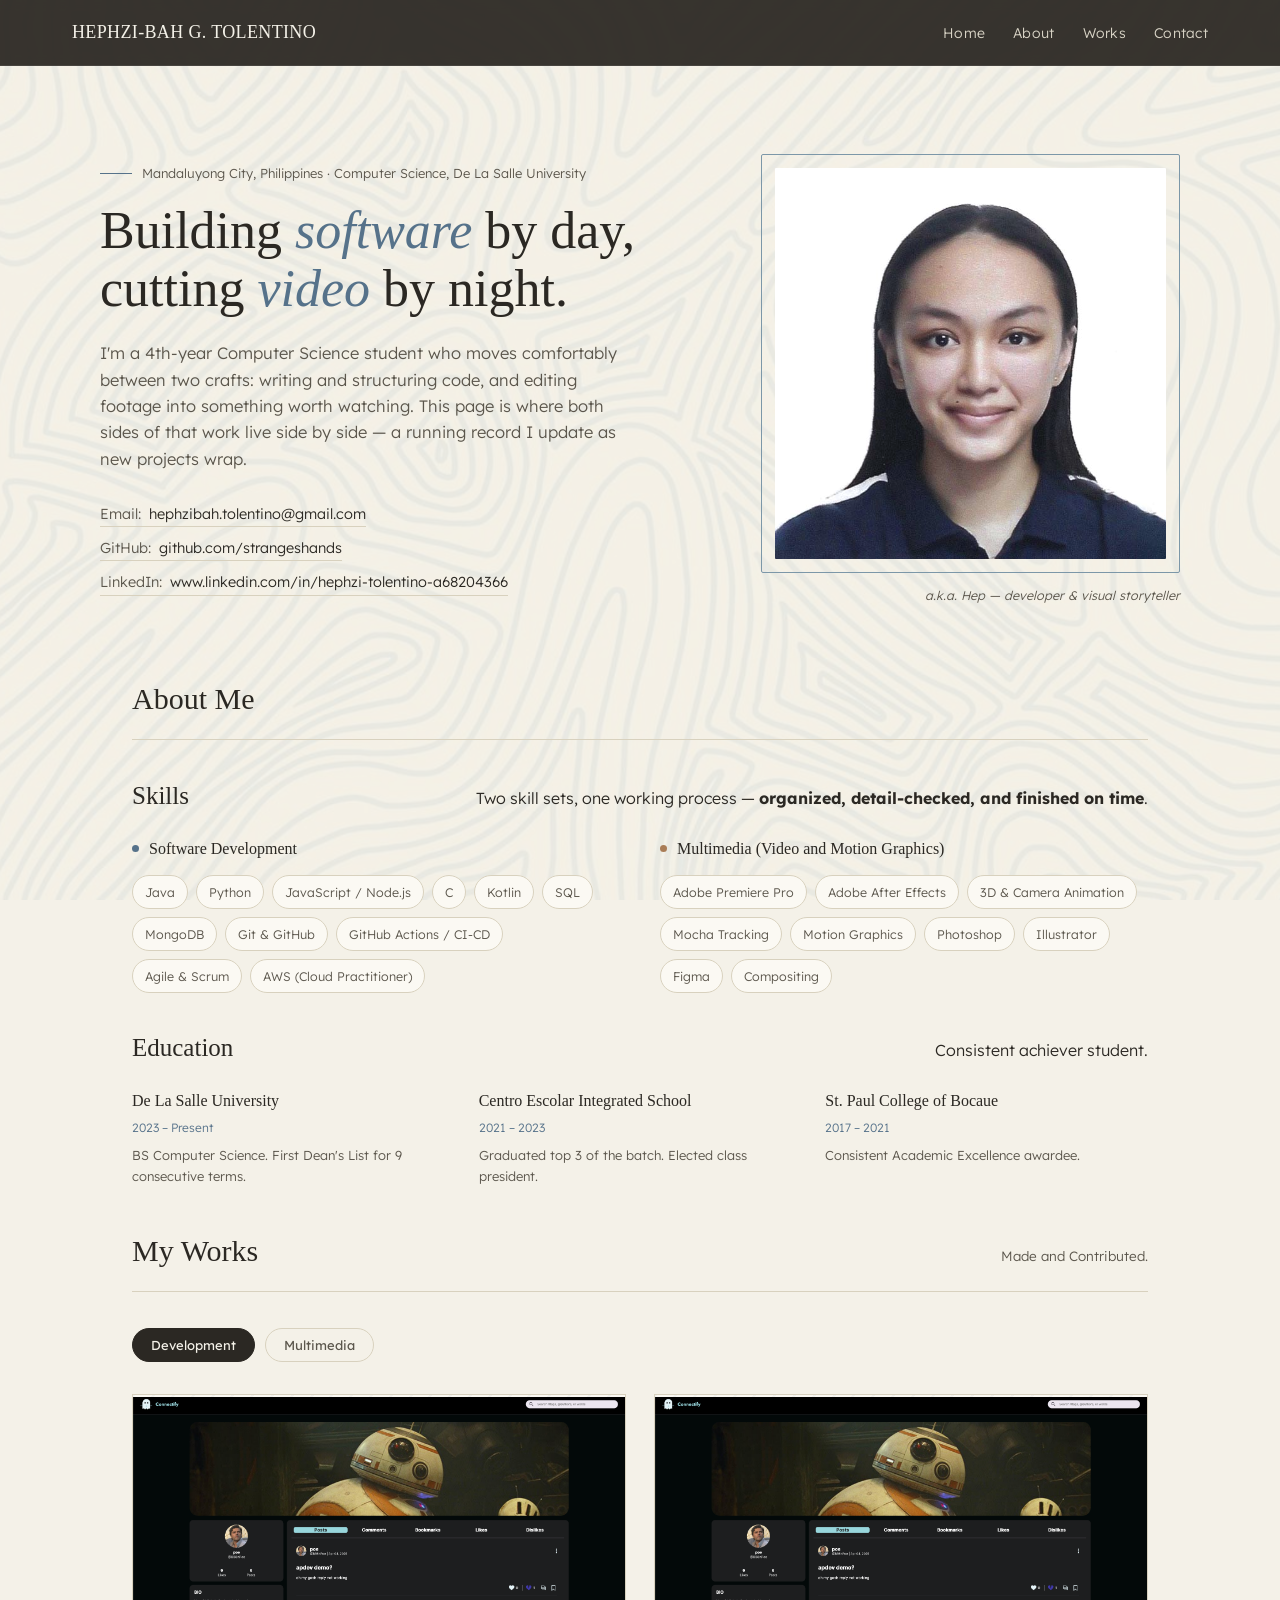
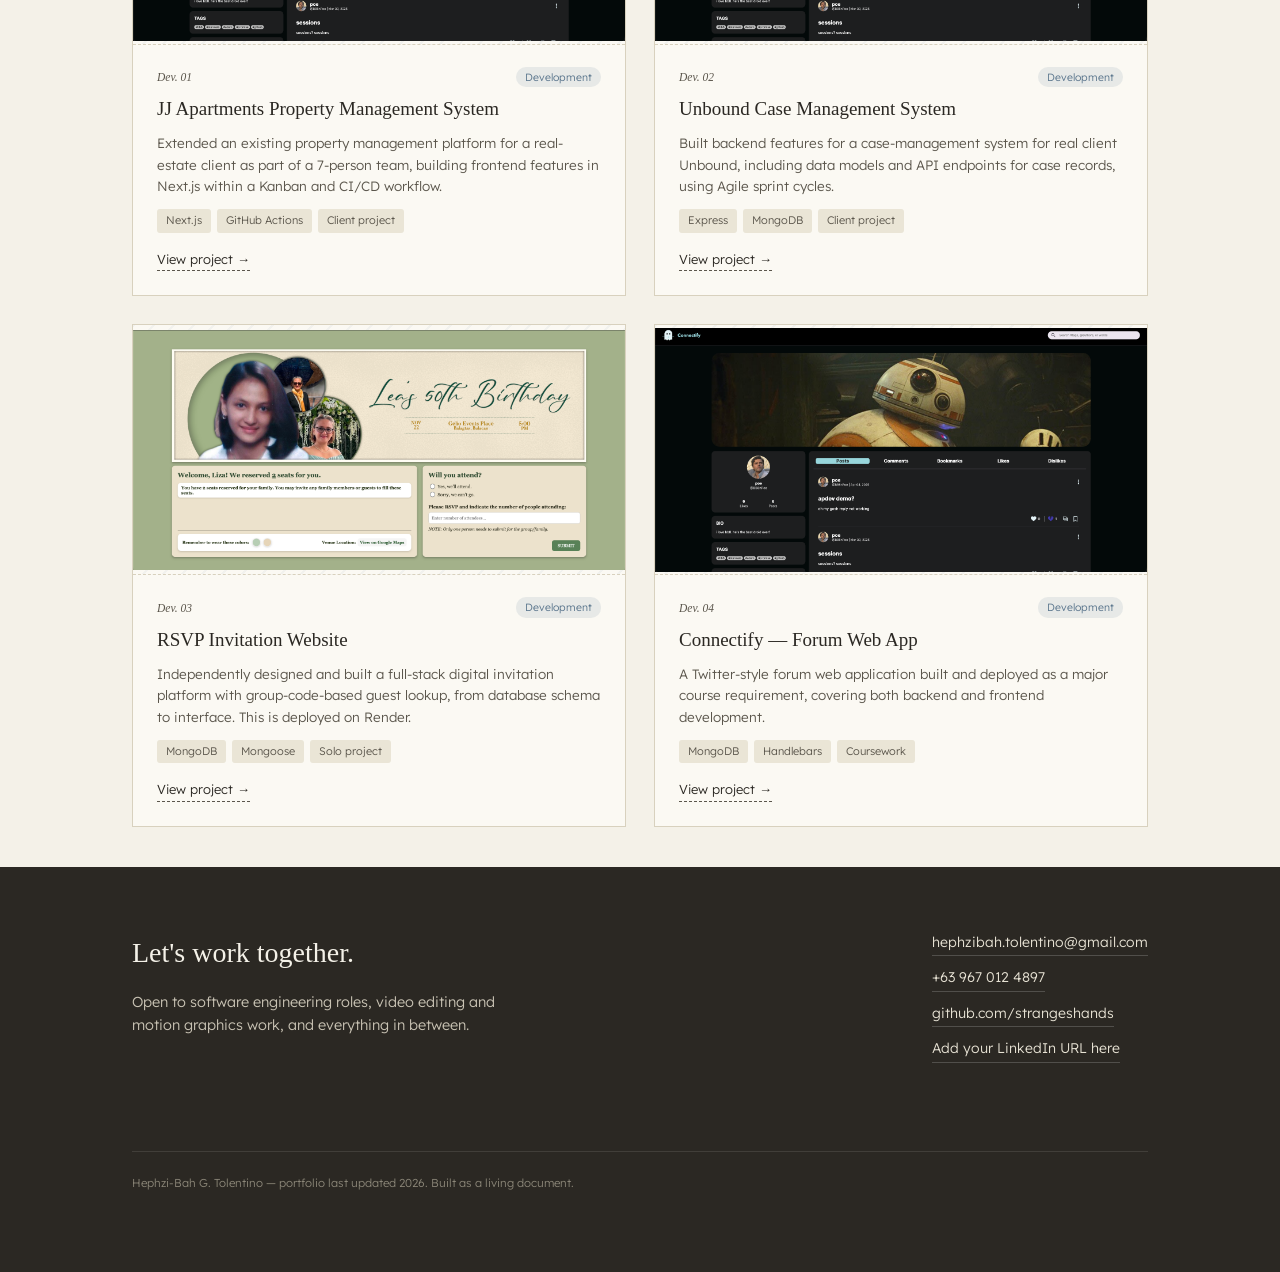
<file: index.html>
<!doctype html>
<html lang="en">
    <head>
        <meta charset="UTF-8" />
        <meta name="viewport" content="width=device-width, initial-scale=1.0" />
        <title>Hephzi-Bah Tolentino — Portfolio</title>
        <link rel="preconnect" href="https://fonts.googleapis.com" />
        <link rel="preconnect" href="https://fonts.gstatic.com" crossorigin />
        <link
            href="https://fonts.googleapis.com/css2?family=Lexend:wght@300;400;500;600;700&display=swap"
            rel="stylesheet"
        />
        <link rel="stylesheet" href="./css/style.css" />
    </head>

    <body>
        <!-- ================= HEADER / DIRECTORY ================= -->
        <div id="header"></div>
        <script src="./script/load_header.js"></script>

        <!-- ================= HERO ================= -->
        <header class="hero wrap">
            <div class="hero-grid">
                <div>
                    <p class="eyebrow">
                        <span class="rule"></span> Mandaluyong City, Philippines
                        · Computer Science, De La Salle University
                    </p>
                    <h1>
                        Building <em>software</em> by day,<br />
                        cutting <em>video</em> by night.
                    </h1>
                    <p class="lede">
                        I'm a 4th-year Computer Science student who moves
                        comfortably between two crafts: writing and structuring
                        code, and editing footage into something worth watching.
                        This page is where both sides of that work live side by
                        side — a running record I update as new projects wrap.
                    </p>
                    <div class="hero-links">
                        <a href="mailto:hephzibah.tolentino@gmail.com"
                            ><span class="tag">Email:</span
                            >hephzibah.tolentino@gmail.com</a
                        >
                        <a
                            href="https://github.com/strangeshands"
                            target="_blank"
                            rel="noopener noreferrer"
                            ><span class="tag">GitHub:</span
                            >github.com/strangeshands</a
                        >
                        <a href="#"
                            ><span class="tag">LinkedIn:</span
                            >www.linkedin.com/in/hephzi-tolentino-a68204366</a
                        >
                    </div>
                </div>
                <div>
                    <div class="portrait-frame">
                        <img src="./image/hep-pfp.jpg" />
                    </div>
                    <p class="portrait-caption">
                        a.k.a. Hep — developer &amp; visual storyteller
                    </p>
                </div>
            </div>
        </header>

        <!-- ================= ABOUT / SKILLS ================= -->
        <section id="about" class="wrap">
            <div class="section-head">
                <h2>About Me</h2>
            </div>

            <div class="subsection-head">
                <h2>Skills</h2>
                <p class="note">
                    Two skill sets, one working process —
                    <b>organized, detail-checked, and finished on time</b>.
                </p>
            </div>

            <div class="about-grid">
                <div class="skill-col dev">
                    <h3><span class="dot"></span> Software Development</h3>
                    <ul>
                        <li>Java</li>
                        <li>Python</li>
                        <li>JavaScript / Node.js</li>
                        <li>C</li>
                        <li>Kotlin</li>
                        <li>SQL</li>
                        <li>MongoDB</li>
                        <li>Git &amp; GitHub</li>
                        <li>GitHub Actions / CI-CD</li>
                        <li>Agile &amp; Scrum</li>
                        <li>AWS (Cloud Practitioner)</li>
                    </ul>
                </div>
                <div class="skill-col mm">
                    <h3>
                        <span class="dot"></span> Multimedia (Video and Motion
                        Graphics)
                    </h3>
                    <ul>
                        <li>Adobe Premiere Pro</li>
                        <li>Adobe After Effects</li>
                        <li>3D &amp; Camera Animation</li>
                        <li>Mocha Tracking</li>
                        <li>Motion Graphics</li>
                        <li>Photoshop</li>
                        <li>Illustrator</li>
                        <li>Figma</li>
                        <li>Compositing</li>
                    </ul>
                </div>
            </div>

            <div class="subsection-head">
                <h2>Education</h2>
                <p class="note">Consistent achiever student.</p>
            </div>

            <div class="edu-strip">
                <div class="edu-item">
                    <h4>De La Salle University</h4>
                    <p class="years">2023 – Present</p>
                    <p>
                        BS Computer Science. First Dean's List for 9 consecutive
                        terms.
                    </p>
                </div>
                <div class="edu-item">
                    <h4>Centro Escolar Integrated School</h4>
                    <p class="years">2021 – 2023</p>
                    <p>
                        Graduated top 3 of the batch. Elected class president.
                    </p>
                </div>
                <div class="edu-item">
                    <h4>St. Paul College of Bocaue</h4>
                    <p class="years">2017 – 2021</p>
                    <p>Consistent Academic Excellence awardee.</p>
                </div>
            </div>
        </section>

        <!-- ================= WORKS ================= -->
        <section id="works" class="wrap">
            <div class="section-head">
                <h2>My Works</h2>
                <p class="note">Made and Contributed.</p>
            </div>

            <div class="filter-pills" id="filterPills">
                <button class="pill" id="dev_button" data-filter="dev">
                    Development
                </button>
                <button class="pill" id="mm_button" data-filter="mm">
                    Multimedia
                </button>
            </div>

            <div class="works-grid" id="worksGrid">
                <!-- Projects are loaded by portf.js -->
            </div>
        </section>

        <script src="./script/script_index.js"></script>

        <!-- ================= FOOTER / CONTACT ================= -->
        <div id="footer"></div>
        <script src="./script/load_footer.js"></script>
    </body>
</html>
</file>
<file: css/style.css>
:root {
    --cream: #f4f1e8;
    --cream-alt: #eae5d6;
    --paper: #fbf9f3;
    --ink: #2b2823;
    --ink-soft: #5b564c;
    --line-blue: #7c97a8;
    --line-blue-deep: #56728a;
    --clay: #a97c56;
    --rule: #d8d1be;
}

* {
    margin: 0;
    padding: 0;
    box-sizing: border-box;
}

html {
    scroll-behavior: smooth;
}

body {
    background: var(--cream);
    color: var(--ink);
    font-family: "Lexend", sans-serif;
    font-weight: 300;
    line-height: 1.6;
    position: relative;
}

body::before {
    content: "";
    position: fixed;
    inset: 0;
    background-image: url("[data-uri]");
    background-size: cover;
    background-position: center;
    opacity: 0.16;
    z-index: -1;
}

h1,
h2,
h3 {
    font-family: Georgia, "Times New Roman", serif;
    font-weight: 400;
    color: var(--ink);
}

a {
    color: inherit;
}

.wrap {
    max-width: 1080px;
    margin: 0 auto;
    padding: 0 32px;
    margin-bottom: 40px;
}

/* ---------- NAV ---------- */

nav {
    position: sticky;
    top: 0;
    z-index: 50;
    background: rgba(43, 40, 35, 0.94);
    backdrop-filter: blur(6px);
    border-bottom: 1px solid rgba(255, 255, 255, 0.08);
}

.nav-inner {
    max-width: 1200px;
    margin: 0 auto;
    padding: 18px 32px;
    display: flex;
    align-items: center;
    justify-content: space-between;
}

.nav-name {
    font-family: Georgia, serif;
    font-size: 18px;
    letter-spacing: 0.02em;
    color: var(--cream);
}

.nav-links {
    display: flex;
    gap: 28px;
    list-style: none;
}

.nav-links a {
    text-decoration: none;
    color: #d9d4c6;
    font-size: 14px;
    letter-spacing: 0.02em;
    transition: color 0.2s ease;
}

.nav-links a:hover {
    color: var(--cream);
}

.nav-toggle {
    display: none;
    flex-direction: column;
    gap: 4px;
    background: none;
    border: none;
    cursor: pointer;
    padding: 4px;
}

.nav-toggle span {
    width: 22px;
    height: 2px;
    background: var(--cream);
    display: block;
}

/* ---------- HERO ---------- */

.hero {
    padding: 88px 0 30px;
}

.hero-grid {
    display: grid;
    grid-template-columns: 1.3fr 0.9fr;
    gap: 56px;
    align-items: center;
}

.eyebrow {
    font-size: 13px;
    color: var(--ink-soft);
    margin-bottom: 18px;
    display: flex;
    align-items: center;
    gap: 10px;
}

.eyebrow .rule {
    width: 32px;
    height: 1px;
    background: var(--line-blue-deep);
    display: inline-block;
}

.hero h1 {
    font-size: 52px;
    line-height: 1.12;
    margin-bottom: 22px;
}

.hero h1 em {
    font-style: italic;
    color: var(--line-blue-deep);
}

.hero p.lede {
    font-size: 16.5px;
    color: var(--ink-soft);
    max-width: 52ch;
    margin-bottom: 30px;
}

.hero-links {
    display: flex;
    flex-direction: column;
    gap: 9px;
}

.hero-links a {
    text-decoration: none;
    font-size: 14.5px;
    color: var(--ink);
    border-bottom: 1px solid var(--rule);
    width: fit-content;
    padding-bottom: 1px;
    transition:
        border-color 0.2s ease,
        color 0.2s ease;
}

.hero-links a:hover {
    border-color: var(--ink);
    color: var(--line-blue-deep);
}

.hero-links span.tag {
    color: var(--ink-soft);
    margin-right: 8px;
}

.portrait-frame {
    position: relative;
    padding: 14px;
}

.portrait-frame::before {
    content: "";
    position: absolute;
    inset: 0;
    border: 1px solid var(--line-blue);
    border-radius: 2px;
}

.portrait-frame img {
    width: 100%;
    display: block;
    filter: grayscale(12%) contrast(1.02);
    border-radius: 1px;
}

.portrait-caption {
    margin-top: 12px;
    font-size: 12.5px;
    color: var(--ink-soft);
    text-align: right;
    font-style: italic;
}

/* ---------- SECTION HEADERS ---------- */

section {
    padding: 64px 0;
}

.section-head {
    display: flex;
    align-items: baseline;
    justify-content: space-between;
    margin-bottom: 36px;
    margin-top: 30px;
    border-bottom: 1px solid var(--rule);
    padding-bottom: 16px;
    flex-wrap: wrap;
    gap: 12px;
}

.subsection-head {
    display: flex;
    align-items: baseline;
    justify-content: space-between;
    margin-bottom: 20px;
    flex-wrap: wrap;
    gap: 12px;
}

.subsection-head h2 {
    font-size: 25px;
}

.section-head h2 {
    font-size: 30px;
}

.section-head .note {
    font-size: 13.5px;
    color: var(--ink-soft);
    max-width: 50ch;
}

/* ---------- ABOUT / SKILLS ---------- */

.about-grid {
    display: grid;
    grid-template-columns: 1fr 1fr;
    gap: 40px;
    margin-bottom: 35px;
}

.skill-col h3 {
    font-size: 16px;
    margin-bottom: 14px;
    display: flex;
    align-items: center;
    gap: 10px;
}

.skill-col h3 .dot {
    width: 7px;
    height: 7px;
    border-radius: 50%;
    display: inline-block;
}

.skill-col.dev h3 .dot {
    background: var(--line-blue-deep);
}
.skill-col.mm h3 .dot {
    background: var(--clay);
}

.skill-col ul {
    list-style: none;
    display: flex;
    flex-wrap: wrap;
    gap: 8px;
}

.skill-col li {
    font-size: 12.5px;
    padding: 6px 12px;
    background: var(--paper);
    border: 1px solid var(--rule);
    border-radius: 20px;
    color: var(--ink-soft);
}

.edu-strip {
    display: grid;
    grid-template-columns: repeat(3, 1fr);
    gap: 24px;
}

.edu-item h4 {
    font-family: Georgia, serif;
    font-weight: 400;
    font-size: 16px;
    margin-bottom: 4px;
}

.edu-item .years {
    font-size: 12px;
    color: var(--line-blue-deep);
    margin-bottom: 8px;
}

.edu-item p {
    font-size: 13px;
    color: var(--ink-soft);
}

/* ---------- WORKS ---------- */

.filter-pills {
    display: flex;
    gap: 10px;
    margin-bottom: 8px;
}

.card-media {
    width: 100%;
    height: 250px;
    overflow: hidden;
}

.card-media img {
    width: 100%;
    height: 100%;
    display: block;
    object-fit: contain;
}

.card-media video {
    width: 100%;
    height: 100%;
    display: block;
    object-fit: cover;
}

.pill {
    font-family: "Lexend", sans-serif;
    font-size: 13px;
    padding: 8px 18px;
    border-radius: 20px;
    border: 1px solid var(--rule);
    background: transparent;
    color: var(--ink-soft);
    cursor: pointer;
    transition: all 0.2s ease;
}

.pill.active {
    background: var(--ink);
    color: var(--cream);
    border-color: var(--ink);
}

.works-grid {
    margin-top: 32px;
    display: grid;
    grid-template-columns: repeat(2, 1fr);
    gap: 28px;
}

.card {
    background: var(--paper);
    border: 1px solid var(--rule);
    display: flex;
    flex-direction: column;
    overflow: hidden;
    transition:
        transform 0.25s ease,
        box-shadow 0.25s ease;
}

.card:hover {
    transform: translateY(-3px);
    box-shadow: 0 10px 24px rgba(43, 40, 35, 0.08);
}

.card-media {
    aspect-ratio: 16/10;
    border-bottom: 1px dashed var(--rule);
    background: repeating-linear-gradient(
        135deg,
        rgba(124, 151, 168, 0.07) 0 2px,
        transparent 2px 14px
    );
    display: flex;
    flex-direction: column;
    align-items: center;
    justify-content: center;
    gap: 10px;
    color: var(--ink-soft);
    position: relative;
}

.card-media svg {
    width: 26px;
    height: 26px;
    opacity: 0.55;
}

.card-media .media-label {
    font-size: 11.5px;
    letter-spacing: 0.02em;
    opacity: 0.7;
}

.card-body {
    padding: 22px 24px 24px;
    display: flex;
    flex-direction: column;
    gap: 10px;
    flex: 1;
}

.card-meta {
    display: flex;
    align-items: center;
    justify-content: space-between;
    font-size: 11.5px;
    color: var(--ink-soft);
}

.card-meta .num {
    font-family: Georgia, serif;
    font-style: italic;
}

.card-meta .cat {
    padding: 2px 9px;
    border-radius: 10px;
    font-size: 10.5px;
}

.card[data-cat="dev"] .card-meta .cat {
    background: rgba(124, 151, 168, 0.16);
    color: var(--line-blue-deep);
}

.card[data-cat="mm"] .card-meta .cat {
    background: rgba(169, 124, 86, 0.16);
    color: var(--clay);
}

.card h3 {
    font-size: 19px;
    line-height: 1.3;
}

.card p.desc {
    font-size: 13.5px;
    color: var(--ink-soft);
    flex: 1;
}

.tag-row {
    display: flex;
    flex-wrap: wrap;
    gap: 6px;
    margin-top: 2px;
}

.tag-row span {
    font-size: 11px;
    color: var(--ink-soft);
    background: var(--cream-alt);
    padding: 3px 9px;
    border-radius: 3px;
}

.card-link {
    margin-top: 6px;
    font-size: 13px;
    text-decoration: none;
    color: var(--ink);
    border-bottom: 1px dashed var(--ink-soft);
    width: fit-content;
    padding-bottom: 1px;
}

.card-link:hover {
    color: var(--line-blue-deep);
    border-color: var(--line-blue-deep);
}

/* ghost / add-new card */

.card.ghost {
    align-items: center;
    justify-content: center;
    text-align: center;
    border-style: dashed;
    background: transparent;
    min-height: 260px;
}

.card.ghost .card-body {
    align-items: center;
    justify-content: center;
    text-align: center;
}

.card.ghost svg {
    width: 24px;
    height: 24px;
    opacity: 0.5;
    margin-bottom: 6px;
}

.card.ghost h3 {
    font-size: 15px;
    color: var(--ink-soft);
    font-family: "Lexend", sans-serif;
    font-weight: 400;
}

.card.ghost p {
    font-size: 12px;
    color: var(--ink-soft);
    max-width: 26ch;
}

/* ---------- CONTACT / FOOTER ---------- */

#footer {
    background: var(--ink);
    color: var(--cream);
    padding: 64px 0 40px;
    margin-top: 20px;
}

footer .wrap {
    display: grid;
    grid-template-columns: 1.2fr 1fr;
    gap: 40px;
}

footer h2 {
    color: var(--cream);
    font-size: 28px;
    margin-bottom: 14px;
}

footer p.lede {
    color: #c9c3b4;
    font-size: 14.5px;
    max-width: 44ch;
}

.footer-links {
    display: flex;
    flex-direction: column;
    gap: 10px;
    justify-self: end;
}

.footer-links a {
    text-decoration: none;
    color: #e7e2d4;
    font-size: 14px;
    border-bottom: 1px solid rgba(255, 255, 255, 0.18);
    width: fit-content;
    padding-bottom: 2px;
}

.footer-links a:hover {
    border-color: var(--line-blue);
    color: var(--line-blue);
}

.credit {
    margin-top: 48px;
    padding-top: 22px;
    border-top: 1px solid rgba(255, 255, 255, 0.1);
    font-size: 11.5px;
    color: #8a8577;
    grid-column: 1 / -1;
}

/* ---------- RESPONSIVE ---------- */

@media (max-width: 800px) {
    .hero-grid {
        grid-template-columns: 1fr;
    }
    .portrait-frame {
        max-width: 280px;
        margin: 0 auto;
        order: -1;
    }
    .hero h1 {
        font-size: 38px;
    }
    .about-grid {
        grid-template-columns: 1fr;
        gap: 32px;
    }
    .edu-strip {
        grid-template-columns: 1fr;
    }
    .works-grid {
        grid-template-columns: 1fr;
    }
    .nav-links {
        position: absolute;
        top: 100%;
        left: 0;
        right: 0;
        flex-direction: column;
        background: rgba(43, 40, 35, 0.98);
        padding: 20px 32px;
        gap: 16px;
        display: none;
    }
    .nav-links.open {
        display: flex;
    }
    .nav-toggle {
        display: flex;
    }
    footer .wrap {
        grid-template-columns: 1fr;
    }
    .footer-links {
        justify-self: start;
    }
}

.more-works h3 {
    margin-bottom: 0.5rem;
}

.more-works p {
    margin-bottom: 1.25rem;
}

.more-works-links {
    display: flex;
    gap: 1.5rem;
}

.more-works-links a {
    text-decoration: none;
}

.more-works-links a:hover {
    text-decoration: underline;
}
</file>
